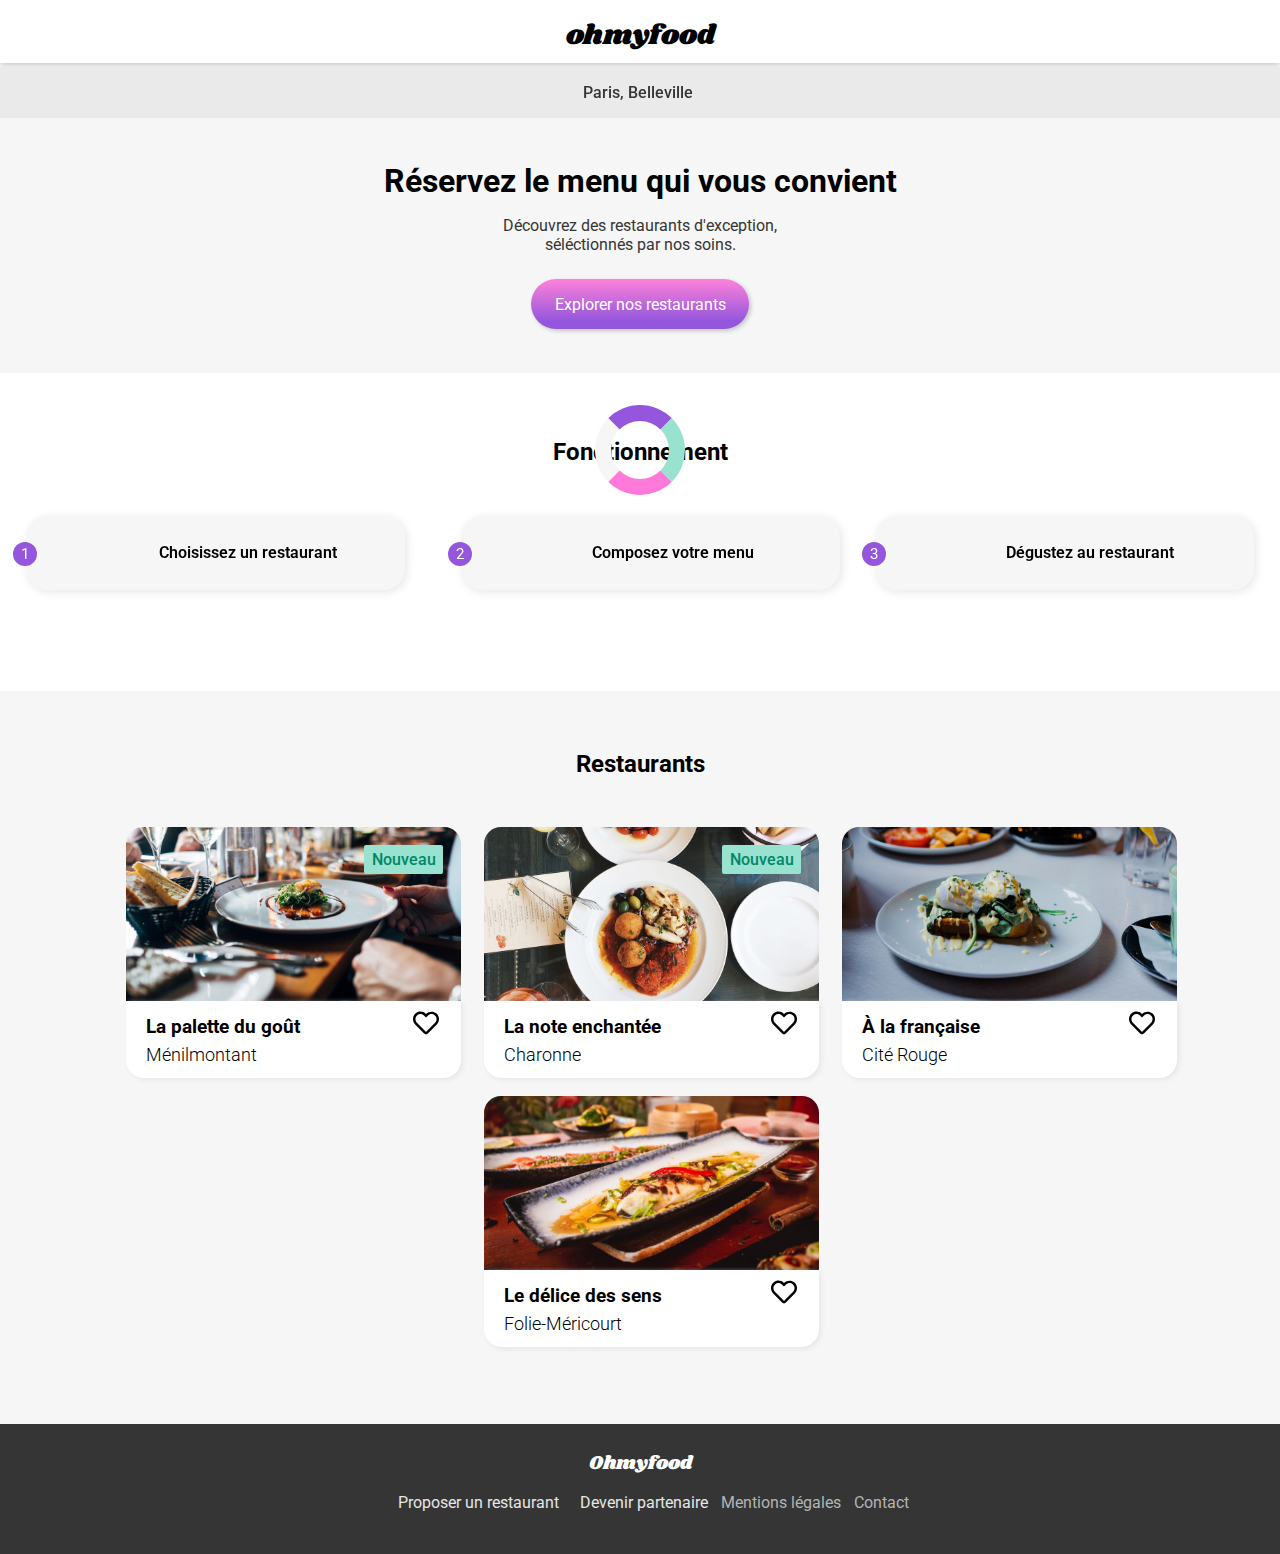
<file: index.html>
<!DOCTYPE html>
<html lang="fr">
    <head>
        <meta charset="UTF-8">
        <meta http-equiv="X-UA-Compatible" content="IE=edge">
        <meta name="viewport" content="width=device-width, initial-scale=1.0">
        <!--CSS-->
        <link rel="stylesheet" href="./css/styles.css">
        <!--CDN Font Awesome-->
        <link rel="stylesheet" href="https://use.fontawesome.com/releases/v5.15.4/css/all.css" integrity="sha384-DyZ88mC6Up2uqS4h/KRgHuoeGwBcD4Ng9SiP4dIRy0EXTlnuz47vAwmeGwVChigm" crossorigin="anonymous">
        <!--CDN Google fonts-->
        <link rel="preconnect" href="https://fonts.googleapis.com">
        <link rel="preconnect" href="https://fonts.gstatic.com" crossorigin>
        <link href="https://fonts.googleapis.com/css2?family=Roboto:ital,wght@0,100;0,300;0,400;0,500;0,700;0,900;1,100;1,300;1,400;1,500;1,700;1,900&family=Shrikhand&display=swap" rel="stylesheet">
        <title>Ohmyfood</title>
    </head>
    <body>
        <!-- Loading-->
        <div class="loading">
            <div class="loading__circle"></div>
        </div>
        <!--Header-->
        <header class="header">
            <div class="header__logo">ohmyfood</div>
        </header>

        <!--Main-->
        <main>
            <!--location Section-->
            <div class="location">
                <div class="location__icon">
                    <i class="fas fa-map-marker-alt"></i>
                </div>
                <p class="location__text">Paris, Belleville</p>
            </div>

            <!--reservation Section-->
            <section class="reservation">
                <h1 class="reservation__title">Réservez le menu qui vous convient</h1>
                <p class="reservation__description">
                    Découvrez des restaurants d'exception,<br>séléctionnés par nos soins.
                </p>
                <button class="button button__clearer ">Explorer nos restaurants</button>
            </section>
            
            <!-- presentation section-->
            <section class="presentation">
                <h2 class="presentation__title">Fonctionnement</h2>
                <div class="presentation__container">
                    <!--presentation description container-->
                    <div class="presentation__description__container">
                        <div class="presentation__content">
                            <div class="presentation__numerotation">1</div>
                            <div class="presentation__icon">
                                <i class="fas fa-mobile-alt"></i>
                            </div>
                            <p class="presentation__text">Choisissez un restaurant</p>
                        </div>
                    </div>

                    <div class="presentation__description__container">
                        <div class="presentation__content">
                            <div class="presentation__numerotation">2</div>
                            <div class="presentation__icon">
                                <i class="fas fa-list-ul"></i>
                            </div>
                            <p class="presentation__text presentation__text--first_margin_on_the_right">Composez votre menu</p>
                        </div>
                    </div>

                    <div class="presentation__description__container">
                        <div class="presentation__content">
                            <div class="presentation__numerotation">3</div>
                            <div class="presentation__icon">
                                <i class="fas fa-store"></i>
                            </div>
                            <p class="presentation__text presentation__text--second_margin_on_the_right">Dégustez au restaurant</p>
                        </div>
                    </div>
                </div>
            </section>

            <!--restaurant card section-->
            <section class="restaurant">
               <h2 class="restaurant__title">Restaurants</h2>
               <div class="restaurant__card_container">
                   <!--Card-->
                    <div class="restaurant__card_setting">
                        <a class="restaurant__clickable-card" href="./pages/la-palette-du-gout.html">
                            <div class="restaurant__card_image_setting restaurant__card_image--la_palette">
                                <div class="restaurant__card_pop_up_new">
                                  <div class="restaurant__card_pop_up_content">Nouveau</div>
                                </div>
                            </div>
                            <div class="restaurant__card_content">
                                <div class="restaurant__card_description">
                                    <h3 class="restaurant__card_description_title">La palette du goût</h3>
                                    <p class="restaurant__card_description_text">Ménilmontant</p>
                                </div>
                                <div class="heart__icon restaurant__card_heart_icon">
                                    <span class="fa-stack">
                                        <img src="./images/icon-svg/heart-normal.svg" alt="" class="normal_heart_icon">
                                        <img src="./images/icon-svg/heart-gradient.svg" alt="" class="purple_heart_icon">
                                    </span>
                                </div>
                            </div>
                        </a>
                    </div>   

                    <div class="restaurant__card_setting">
                        <a class="restaurant__clickable-card" href="./pages/la-note-enchantee.html">
                            <div class="restaurant__card_image_setting restaurant__card_image--la_note_enchantee">
                                <div class="restaurant__card_pop_up_new">
                                  <div class="restaurant__card_pop_up_content">Nouveau</div>
                                </div>
                            </div>
                            <div class="restaurant__card_content">
                                <div class="restaurant__card_description">
                                    <h3 class="restaurant__card_description_title">La note enchantée</h3>
                                    <p class="restaurant__card_description_text">Charonne</p>
                                </div>
                                <div class="heart__icon restaurant__card_heart_icon">
                                    <span class="fa-stack">
                                        <img src="./images/icon-svg/heart-normal.svg" alt="" class="normal_heart_icon">
                                        <img src="./images/icon-svg/heart-gradient.svg" alt="" class="purple_heart_icon">
                                    </span>
                                </div>
                            </div>
                        </a>
                    </div>  

                    <div class="restaurant__card_setting">
                        <a class="restaurant__clickable-card" href="./pages/a-la-francaise.html">
                            <div class="restaurant__card_image_setting restaurant__card_image--a_la_francaise"></div>
                            <div class="restaurant__card_content">
                                <div class="restaurant__card_description">
                                    <h3 class="restaurant__card_description_title">À la française</h3>
                                    <p class="restaurant__card_description_text">Cité Rouge</p>
                                </div>
                                <div class="heart__icon restaurant__card_heart_icon">
                                    <span class="fa-stack">
                                        <img src="./images/icon-svg/heart-normal.svg" alt="" class="normal_heart_icon">
                                        <img src="./images/icon-svg/heart-gradient.svg" alt="" class="purple_heart_icon">
                                    </span>
                                </div>
                            </div>
                        </a>
                    </div>  

                    <div class="restaurant__card_setting">
                        <a class="restaurant__clickable-card" href="./pages/le-delice-des-sens.html">
                            <div class="restaurant__card_image_setting restaurant__card_image--le_delice_des_sens"></div>
                            <div class="restaurant__card_content">
                                <div class="restaurant__card_description">
                                    <h3 class="restaurant__card_description_title">Le délice des sens</h3>
                                    <p class="restaurant__card_description_text">Folie-Méricourt</p>
                                </div>
                                <div class="heart__icon restaurant__card_heart_icon">
                                    <span class="fa-stack">
                                        <img src="./images/icon-svg/heart-normal.svg" alt="" class="normal_heart_icon">
                                        <img src="./images/icon-svg/heart-gradient.svg" alt="" class="purple_heart_icon">
                                    </span>
                                </div>
                            </div>
                        </a>
                    </div>  
               </div>
            </section>
        </main>

        <!--Footer-->
        <footer class="footer">
            <h2 class="footer__title">Ohmyfood</h2>
            <nav class="footer__navigation_menu">
                <ul class="footer__list">
                    <li class="footer__item">
                        <i class="fas fa-utensils"></i>
                        <a class="footer__content footer__content--link_color_lightgrey" href="#">Proposer un restaurant</a>
                    </li>
                    <li class="footer__item">
                        <i class="fas fa-hands-helping"></i>
                        <a class="footer__content footer__content--link_color_lightgrey" href="#">Devenir partenaire</a>
                    </li>
                    <li class="footer__item">
                        <a class="footer__content footer__content--link_color_darkgrey" href="#">Mentions légales</a>
                    </li>
                    <li class="footer__item">
                        <a class="footer__content footer__content--link_color_darkgrey" href="mailto:contact@ohmyfood.com">Contact</a>
                    </li>
                </ul>
            </nav>
        </footer>
    </body>
</html>
</file>
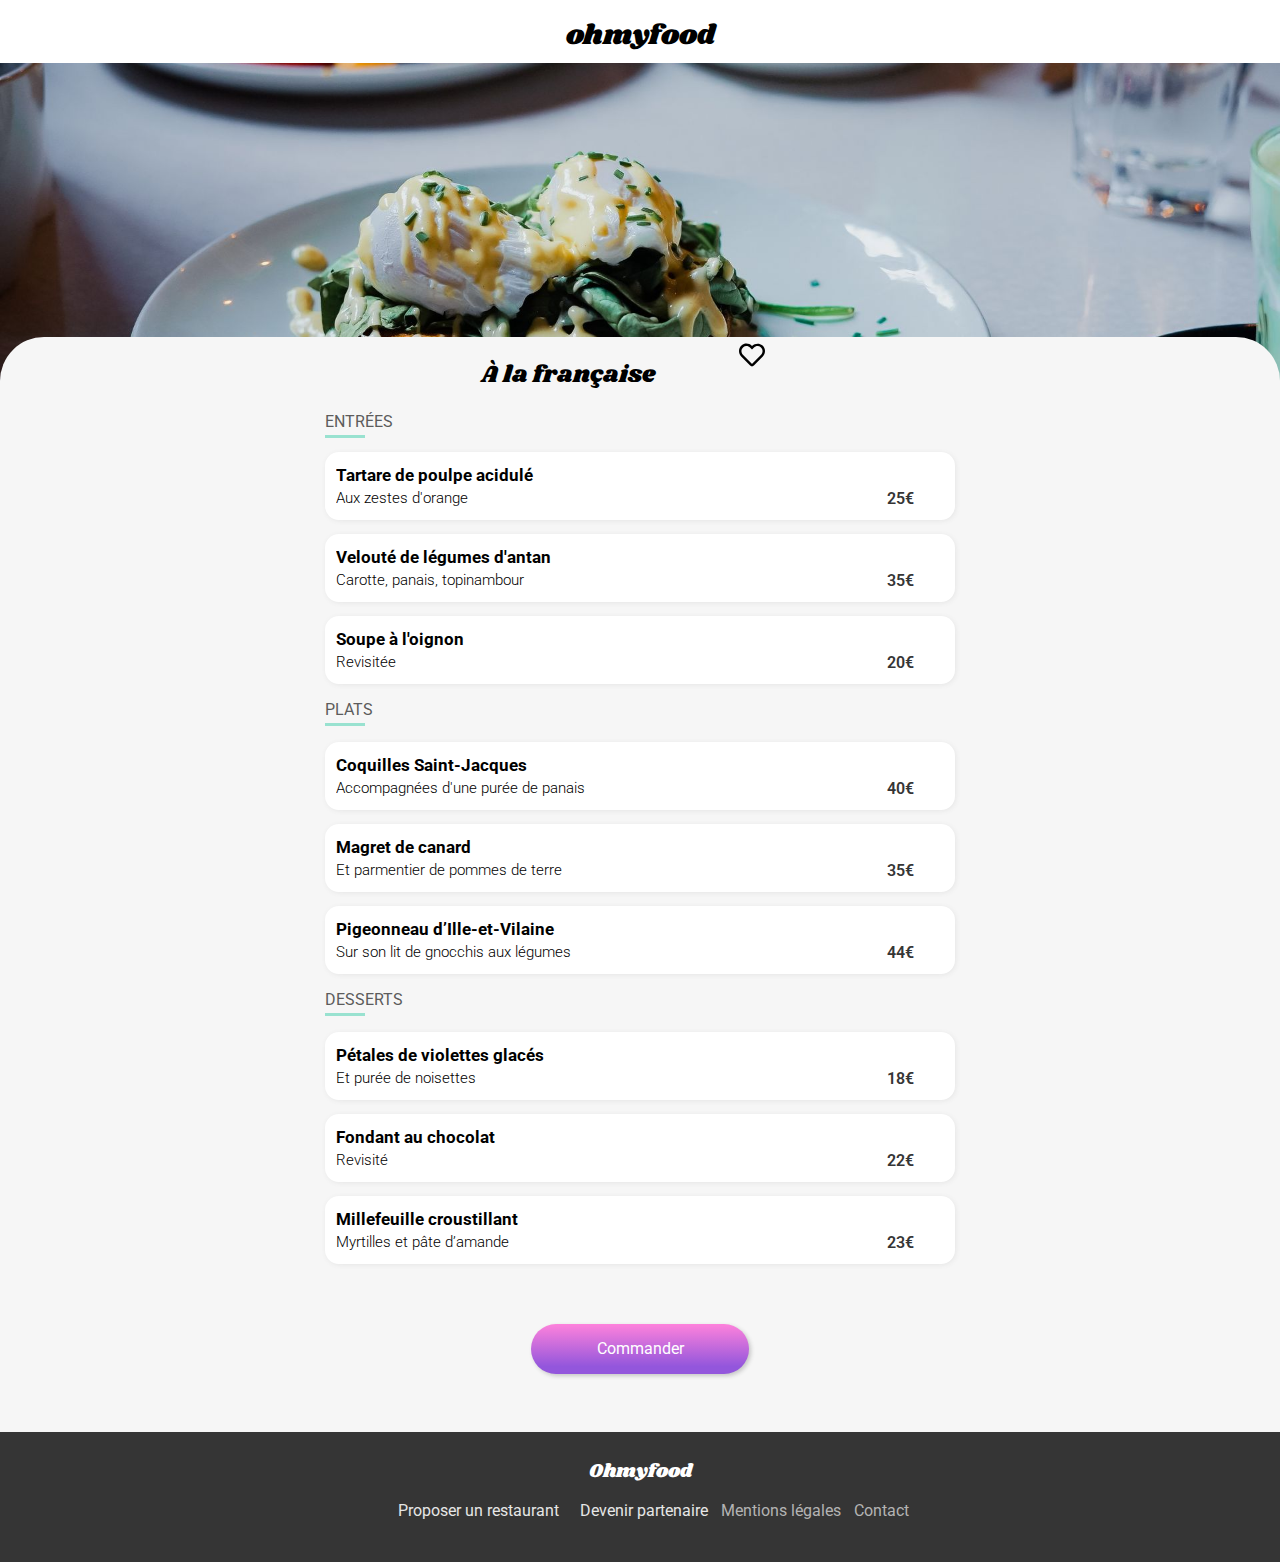
<file: pages/a-la-francaise.html>
<!DOCTYPE html>
<html lang="fr">
    <head>
        <meta charset="UTF-8">
        <meta http-equiv="X-UA-Compatible" content="IE=edge">
        <meta name="viewport" content="width=device-width, initial-scale=1.0">
        <!--CSS-->
        <link rel="stylesheet" href="../css/styles.css">
        <!--CDN Font Awesome-->
        <link rel="stylesheet" href="https://use.fontawesome.com/releases/v5.15.4/css/all.css" integrity="sha384-DyZ88mC6Up2uqS4h/KRgHuoeGwBcD4Ng9SiP4dIRy0EXTlnuz47vAwmeGwVChigm" crossorigin="anonymous">
        <!--CDN Google fonts-->
        <link rel="preconnect" href="https://fonts.googleapis.com">
        <link rel="preconnect" href="https://fonts.gstatic.com" crossorigin>
        <link href="https://fonts.googleapis.com/css2?family=Roboto:ital,wght@0,100;0,300;0,400;0,500;0,700;0,900;1,100;1,300;1,400;1,500;1,700;1,900&family=Shrikhand&display=swap" rel="stylesheet">
        <title>Menu:Ohmyfood À la française</title>
    </head>
    <body>
        <!--Header-->
        <header class="header">
            <div class="header__icon_back_to_home_page">
                <a class="header__link_back_to_home_page" href="../index.html">
                    <i class="fas fa-arrow-left"></i>
                </a>
            </div>
            <div class="header__logo">ohmyfood</div>
        </header>

        <!--Main-->
        <main>
            <!--menu image-->
           <div class="menu_image_setting menu_image--a_la_francaise"></div>
           <!--restaurant menu section -->
           <section class="restaurant_menu">
                <div class="restaurant_menu__title_container">
                    <h2 class="restaurant_menu__title">À la française</h2>
                    <div class="heart__icon restaurant_menu__heart_icon restaurant_menu__heart_icon--aligned_at_the_end">
                       <span class="fa-stack">
                            <img src="../images/icon-svg/heart-normal.svg" alt="" class="normal_heart_icon">
                            <img src="../images/icon-svg/heart-gradient.svg" alt="" class="purple_heart_icon">
                        </span>
                    </div>
                </div>
                <!--restaurant menu card-->
                <div class="restaurant_menu__container">
                    <!--restaurant menu card-->
                    <div class="restaurant_menu__card">
                        <div class="restaurant_menu__dishes">
                            <p class="restaurant_menu__entries restaurant_menu__entries--border">
                                ENTRÉES
                            </p>
                            <div class="restaurant_menu__dishes_description restaurant_menu__dishes_description--delay_1">
                                <div class="restaurant_menu__dishes_content">
                                    <h3 class="restaurant_menu__dish_title">Tartare de poulpe acidulé</h3>
                                    <p class="restaurant_menu__dish_text">
                                        Aux zestes d'orange
                                    </p>
                                </div>
                                <p class="restaurant_menu__dish_price">25€</p>
                                <div class="restaurant_menu__dish_validation">
                                    <i class="fas fa-check-circle restaurant_menu__check_circle"></i>
                                </div>
                            </div>

                            <div class="restaurant_menu__dishes_description restaurant_menu__dishes_description--delay_2">
                                <div class="restaurant_menu__dishes_content">
                                    <h3 class="restaurant_menu__dish_title">Velouté de légumes d'antan</h3>
                                    <p class="restaurant_menu__dish_text">
                                        Carotte, panais, topinambour
                                    </p>
                                </div>
                                <p class="restaurant_menu__dish_price">35€</p>
                                <div class="restaurant_menu__dish_validation">
                                    <i class="fas fa-check-circle restaurant_menu__check_circle"></i>
                                </div>
                            </div>

                            <div class="restaurant_menu__dishes_description restaurant_menu__dishes_description--delay_3">
                                <div class="restaurant_menu__dishes_content">
                                    <h3 class="restaurant_menu__dish_title">Soupe à l'oignon</h3>
                                    <p class="restaurant_menu__dish_text">
                                        Revisitée
                                    </p>
                                </div>
                                <p class="restaurant_menu__dish_price">20€</p>
                                <div class="restaurant_menu__dish_validation">
                                    <i class="fas fa-check-circle restaurant_menu__check_circle"></i>
                                </div>
                            </div>
                        </div>
                    </div>

                    <div class="restaurant_menu__card">
                        <div class="restaurant_menu__dishes">
                            <p class="restaurant_menu__dishes restaurant_menu__dishes--border">
                                PLATS
                            </p>
                            <div class="restaurant_menu__dishes_description restaurant_menu__dishes_description--delay_4">
                                <div class="restaurant_menu__dishes_content">
                                    <h3 class="restaurant_menu__dish_title">Coquilles Saint-Jacques</h3>
                                    <p class="restaurant_menu__dish_text">
                                        Accompagnées d'une purée de panais
                                    </p>
                                </div>
                                <p class="restaurant_menu__dish_price">40€</p>
                                <div class="restaurant_menu__dish_validation">
                                    <i class="fas fa-check-circle restaurant_menu__check_circle"></i>
                                </div>
                            </div>

                            <div class="restaurant_menu__dishes_description restaurant_menu__dishes_description--delay_5">
                                <div class="restaurant_menu__dishes_content">
                                    <h3 class="restaurant_menu__dish_title">Magret de canard</h3>
                                    <p class="restaurant_menu__dish_text">
                                        Et parmentier de pommes de terre
                                    </p>
                                </div>
                                <p class="restaurant_menu__dish_price">35€</p>
                                <div class="restaurant_menu__dish_validation">
                                    <i class="fas fa-check-circle restaurant_menu__check_circle"></i>
                                </div>
                            </div>

                            <div class="restaurant_menu__dishes_description restaurant_menu__dishes_description--delay_6">
                                <div class="restaurant_menu__dishes_content">
                                    <h3 class="restaurant_menu__dish_title">Pigeonneau d’Ille-et-Vilaine</h3>
                                    <p class="restaurant_menu__dish_text">
                                        Sur son lit de gnocchis aux légumes
                                    </p>
                                </div>
                                <p class="restaurant_menu__dish_price">44€</p>
                                <div class="restaurant_menu__dish_validation">
                                    <i class="fas fa-check-circle restaurant_menu__check_circle"></i>
                                </div>
                            </div>
                        </div>
                    </div>

                    <div class="restaurant_menu__card">
                        <div class="restaurant_menu__dishes">
                            <p class="restaurant_menu__dessert restaurant_menu__dessert--border">
                                DESSERTS
                            </p>
                            <div class="restaurant_menu__dishes_description restaurant_menu__dishes_description--delay_7">
                                <div class="restaurant_menu__dishes_content">
                                    <h3 class="restaurant_menu__dish_title">Pétales de violettes glacés</h3>
                                    <p class="restaurant_menu__dish_text">
                                        Et purée de noisettes
                                    </p>
                                </div>
                                <p class="restaurant_menu__dish_price">18€</p>
                                <div class="restaurant_menu__dish_validation">
                                    <i class="fas fa-check-circle restaurant_menu__check_circle"></i>
                                </div>
                            </div>

                            <div class="restaurant_menu__dishes_description restaurant_menu__dishes_description--delay_8">
                                <div class="restaurant_menu__dishes_content">
                                    <h3 class="restaurant_menu__dish_title">Fondant au chocolat</h3>
                                    <p class="restaurant_menu__dish_text">
                                        Revisité
                                    </p>
                                </div>
                                <p class="restaurant_menu__dish_price">22€</p>
                                <div class="restaurant_menu__dish_validation">
                                    <i class="fas fa-check-circle restaurant_menu__check_circle"></i>
                                </div>
                            </div>

                            <div class="restaurant_menu__dishes_description restaurant_menu__dishes_description--delay_9">
                                <div class="restaurant_menu__dishes_content">
                                    <h3 class="restaurant_menu__dish_title">Millefeuille croustillant</h3>
                                    <p class="restaurant_menu__dish_text">
                                        Myrtilles et pâte d’amande
                                    </p>
                                </div>
                                <p class="restaurant_menu__dish_price">23€</p>
                                <div class="restaurant_menu__dish_validation">
                                    <i class="fas fa-check-circle restaurant_menu__check_circle"></i>
                                </div>
                            </div>
                        </div>
                    </div>
                </div>
                <!--Command button-->
                <button class="button button__clearer restaurant_menu__command_bouton ">Commander</button>
           </section>
        </main>

        <!--Footer-->
        <footer class="footer">
            <h2 class="footer__title">Ohmyfood</h2>
            <nav class="footer__navigation_menu">
                <ul class="footer__list">
                    <li class="footer__item">
                        <i class="fas fa-utensils"></i>
                        <a class="footer__content footer__content--link_color_lightgrey" href="#">Proposer un restaurant</a>
                    </li>
                    <li class="footer__item">
                        <i class="fas fa-hands-helping"></i>
                        <a class="footer__content footer__content--link_color_lightgrey" href="#">Devenir partenaire</a>
                    </li>
                    <li class="footer__item">
                        <a class="footer__content footer__content--link_color_darkgrey" href="#">Mentions légales</a>
                    </li>
                    <li class="footer__item">
                        <a class="footer__content footer__content--link_color_darkgrey" href="mailto:contact@ohmyfood.com">Contact</a>
                    </li>
                </ul>
            </nav>
        </footer>
    </body>
</html>
</file>
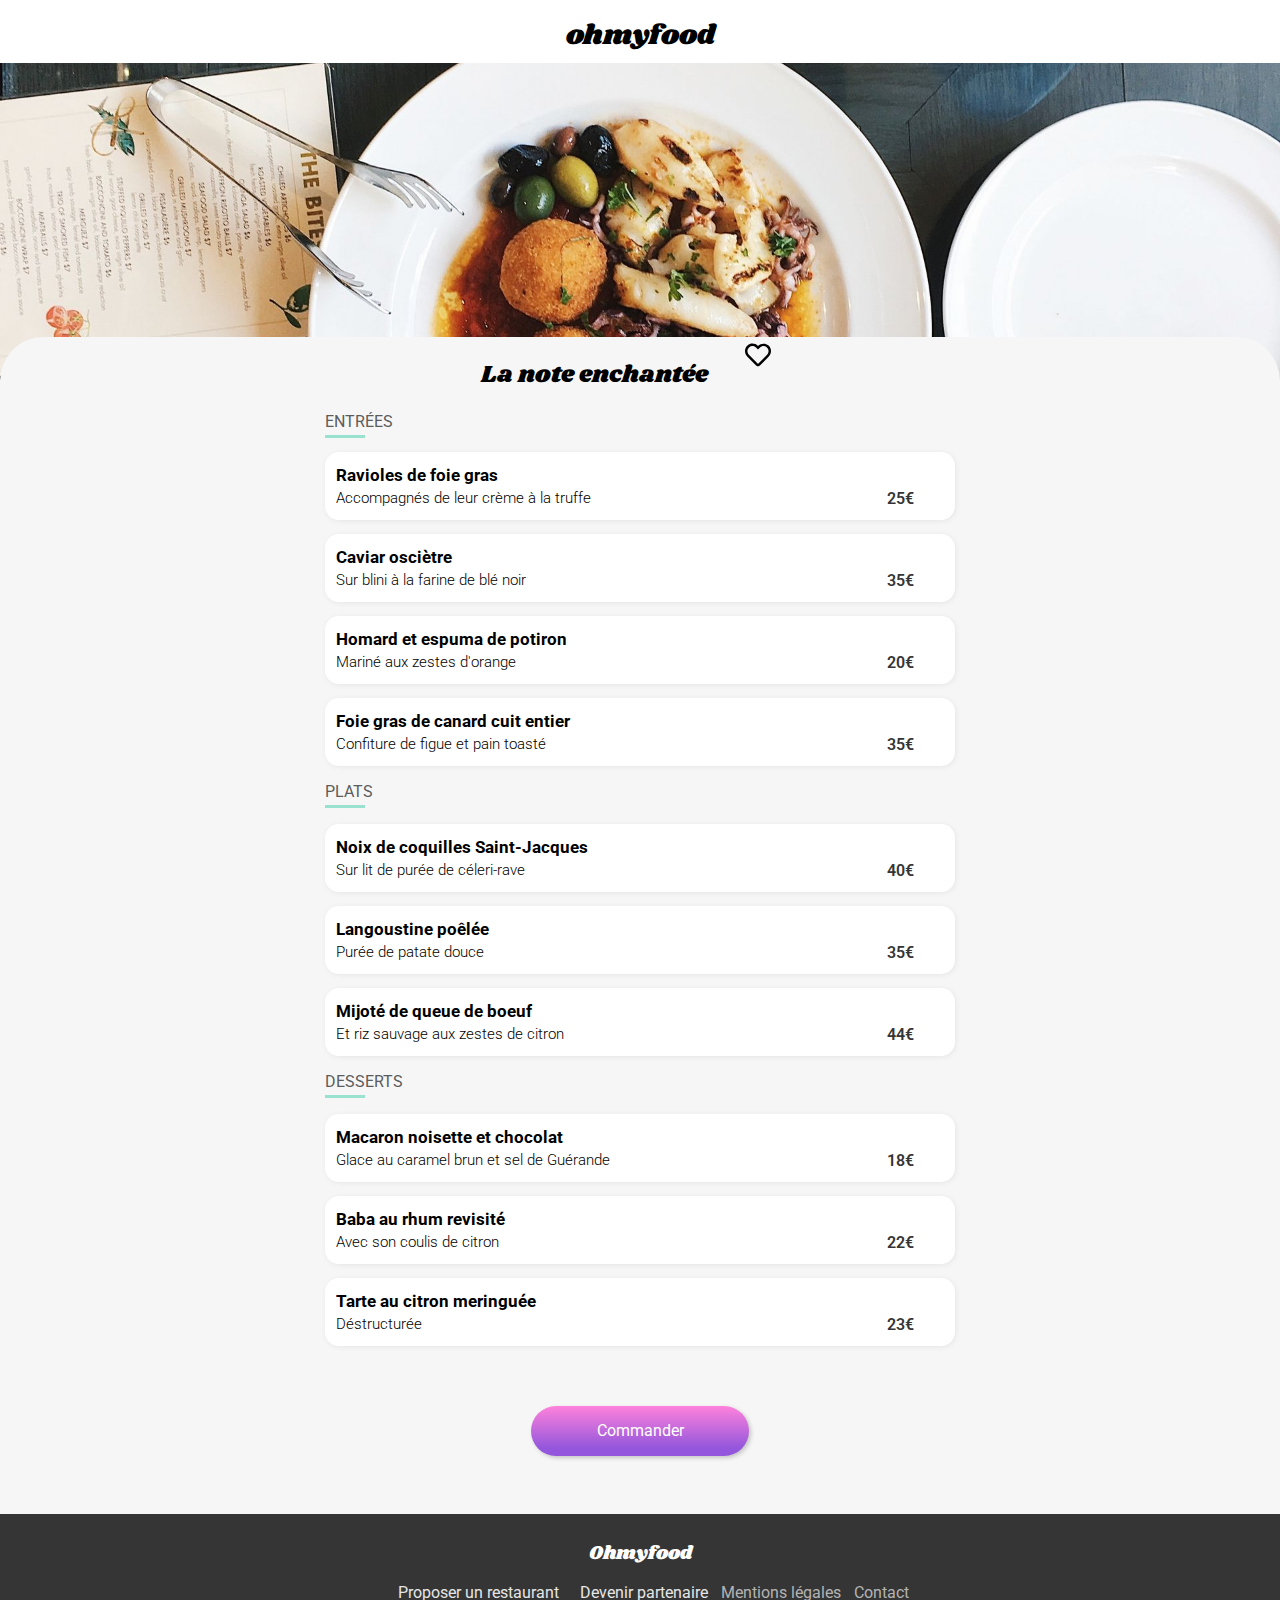
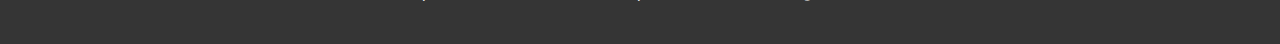
<file: pages/la-note-enchantee.html>
<!DOCTYPE html>
<html lang="fr">
    <head>
        <meta charset="UTF-8">
        <meta http-equiv="X-UA-Compatible" content="IE=edge">
        <meta name="viewport" content="width=device-width, initial-scale=1.0">
        <!--CSS-->
        <link rel="stylesheet" href="../css/styles.css">
        <!--CDN Font Awesome-->
        <link rel="stylesheet" href="https://use.fontawesome.com/releases/v5.15.4/css/all.css" integrity="sha384-DyZ88mC6Up2uqS4h/KRgHuoeGwBcD4Ng9SiP4dIRy0EXTlnuz47vAwmeGwVChigm" crossorigin="anonymous">
        <!--CDN Google fonts-->
        <link rel="preconnect" href="https://fonts.googleapis.com">
        <link rel="preconnect" href="https://fonts.gstatic.com" crossorigin>
        <link href="https://fonts.googleapis.com/css2?family=Roboto:ital,wght@0,100;0,300;0,400;0,500;0,700;0,900;1,100;1,300;1,400;1,500;1,700;1,900&family=Shrikhand&display=swap" rel="stylesheet">
        <title>Menu:Ohmyfood la note enchantée</title>
    </head>
    <body>
        <!--Header-->
        <header class="header">
            <div class="header__icon_back_to_home_page">
                <a class="header__link_back_to_home_page" href="../index.html">
                    <i class="fas fa-arrow-left"></i>
                </a>
            </div>
            <div class="header__logo">ohmyfood</div>
        </header>

        <!--Main-->
        <main>
            <!--menu image-->
           <div class="menu_image_setting menu_image--la_note_enchantee"></div>
           <!--restaurant menu section -->
           <section class="restaurant_menu">
                <div class="restaurant_menu__title_container">
                    <h2 class="restaurant_menu__title">La note enchantée</h2>
                    <div class="heart__icon restaurant_menu__heart_icon">
                        <span class="fa-stack">
                            <img src="../images/icon-svg/heart-normal.svg" alt="" class="normal_heart_icon">
                            <img src="../images/icon-svg/heart-gradient.svg" alt="" class="purple_heart_icon">
                        </span>
                    </div>
                </div>
                <!--restaurant menu container-->
                <div class="restaurant_menu__container">
                    <div class="restaurant_menu__card">
                        <div class="restaurant_menu__dishes">
                            <p class="restaurant_menu__entries restaurant_menu__entries--border">
                                ENTRÉES
                            </p>
                            <div class="restaurant_menu__dishes_description restaurant_menu__dishes_description--delay_1">
                                <div class="restaurant_menu__dishes_content">
                                    <h3 class="restaurant_menu__dish_title">Ravioles de foie gras</h3>
                                    <p class="restaurant_menu__dish_text">
                                        Accompagnés de leur crème à la truffe
                                    </p>
                                </div>
                                <p class="restaurant_menu__dish_price">25€</p>
                                <div class="restaurant_menu__dish_validation">
                                    <i class="fas fa-check-circle restaurant_menu__check_circle"></i>
                                </div>
                            </div>

                            <div class="restaurant_menu__dishes_description restaurant_menu__dishes_description--delay_2">
                                <div class="restaurant_menu__dishes_content">
                                    <h3 class="restaurant_menu__dish_title">Caviar osciètre</h3>
                                    <p class="restaurant_menu__dish_text">
                                        Sur blini à la farine de blé noir
                                    </p>
                                </div>
                                <p class="restaurant_menu__dish_price">35€</p>
                                <div class="restaurant_menu__dish_validation">
                                    <i class="fas fa-check-circle restaurant_menu__check_circle"></i>
                                </div>
                            </div>

                            <div class="restaurant_menu__dishes_description restaurant_menu__dishes_description--delay_3">
                                <div class="restaurant_menu__dishes_content">
                                    <h3 class="restaurant_menu__dish_title">Homard et espuma de potiron</h3>
                                    <p class="restaurant_menu__dish_text">
                                        Mariné aux zestes d'orange
                                    </p>
                                </div>
                                <p class="restaurant_menu__dish_price">20€</p>
                                <div class="restaurant_menu__dish_validation">
                                    <i class="fas fa-check-circle restaurant_menu__check_circle"></i>
                                </div>
                            </div>

                            <div class="restaurant_menu__dishes_description restaurant_menu__dishes_description--delay_4">
                                <div class="restaurant_menu__dishes_content">
                                    <h3 class="restaurant_menu__dish_title">Foie gras de canard cuit entier</h3>
                                    <p class="restaurant_menu__dish_text">
                                        Confiture de figue et pain toasté
                                    </p>
                                </div>
                                <p class="restaurant_menu__dish_price">35€</p>
                                <div class="restaurant_menu__dish_validation">
                                    <i class="fas fa-check-circle restaurant_menu__check_circle"></i>
                                </div>
                            </div>
                        </div>
                    </div>

                    <div class="restaurant_menu__card">
                        <div class="restaurant_menu__dishes">
                            <p class="restaurant_menu__dishes restaurant_menu__dishes--border">
                                PLATS
                            </p>
                            <div class="restaurant_menu__dishes_description restaurant_menu__dishes_description--delay_5">
                                <div class="restaurant_menu__dishes_content">
                                    <h3 class="restaurant_menu__dish_title">Noix de coquilles Saint-Jacques</h3>
                                    <p class="restaurant_menu__dish_text">
                                        Sur lit de purée de céleri-rave
                                    </p>
                                </div>
                                <p class="restaurant_menu__dish_price">40€</p>
                                <div class="restaurant_menu__dish_validation">
                                    <i class="fas fa-check-circle restaurant_menu__check_circle"></i>
                                </div>
                            </div>

                            <div class="restaurant_menu__dishes_description restaurant_menu__dishes_description--delay_6">
                                <div class="restaurant_menu__dishes_content">
                                    <h3 class="restaurant_menu__dish_title">Langoustine poêlée</h3>
                                    <p class="restaurant_menu__dish_text">
                                        Purée de patate douce
                                    </p>
                                </div>
                                <p class="restaurant_menu__dish_price">35€</p>
                                <div class="restaurant_menu__dish_validation">
                                    <i class="fas fa-check-circle restaurant_menu__check_circle"></i>
                                </div>
                            </div>

                            <div class="restaurant_menu__dishes_description restaurant_menu__dishes_description--delay_7">
                                <div class="restaurant_menu__dishes_content">
                                    <h3 class="restaurant_menu__dish_title">Mijoté de queue de boeuf</h3>
                                    <p class="restaurant_menu__dish_text">
                                        Et riz sauvage aux zestes de citron
                                    </p>
                                </div>
                                <p class="restaurant_menu__dish_price">44€</p>
                                <div class="restaurant_menu__dish_validation">
                                    <i class="fas fa-check-circle restaurant_menu__check_circle"></i>
                                </div>
                            </div>
                        </div>
                    </div>

                    <div class="restaurant_menu__card">
                        <div class="restaurant_menu__dishes">
                            <p class="restaurant_menu__dessert restaurant_menu__dessert--border">
                                DESSERTS
                            </p>
                            <div class="restaurant_menu__dishes_description restaurant_menu__dishes_description--delay_8">
                                <div class="restaurant_menu__dishes_content">
                                    <h3 class="restaurant_menu__dish_title">Macaron noisette et chocolat</h3>
                                    <p class="restaurant_menu__dish_text">
                                        Glace au caramel brun et sel de Guérande
                                    </p>
                                </div>
                                <p class="restaurant_menu__dish_price">18€</p>
                                <div class="restaurant_menu__dish_validation">
                                    <i class="fas fa-check-circle restaurant_menu__check_circle"></i>
                                </div>
                            </div>

                            <div class="restaurant_menu__dishes_description restaurant_menu__dishes_description--delay_9">
                                <div class="restaurant_menu__dishes_content">
                                    <h3 class="restaurant_menu__dish_title">Baba au rhum revisité</h3>
                                    <p class="restaurant_menu__dish_text">
                                        Avec son coulis de citron
                                    </p>
                                </div>
                                <p class="restaurant_menu__dish_price">22€</p>
                                <div class="restaurant_menu__dish_validation">
                                    <i class="fas fa-check-circle restaurant_menu__check_circle"></i>
                                </div>
                            </div>

                            <div class="restaurant_menu__dishes_description restaurant_menu__dishes_description--delay_10">
                                <div class="restaurant_menu__dishes_content">
                                    <h3 class="restaurant_menu__dish_title">Tarte au citron meringuée</h3>
                                    <p class="restaurant_menu__dish_text">
                                        Déstructurée
                                    </p>
                                </div>
                                <p class="restaurant_menu__dish_price">23€</p>
                                <div class="restaurant_menu__dish_validation">
                                    <i class="fas fa-check-circle restaurant_menu__check_circle"></i>
                                </div>
                            </div>
                        </div>
                    </div>
                </div>
                <!--Command button-->
                <button class="button button__clearer restaurant_menu__command_bouton ">Commander</button>
           </section>
        </main>

        <!--Footer-->
        <footer class="footer">
            <h2 class="footer__title">Ohmyfood</h2>
            <nav class="footer__navigation_menu">
                <ul class="footer__list">
                    <li class="footer__item">
                        <i class="fas fa-utensils"></i>
                        <a class="footer__content footer__content--link_color_lightgrey" href="#">Proposer un restaurant</a>
                    </li>
                    <li class="footer__item">
                        <i class="fas fa-hands-helping"></i>
                        <a class="footer__content footer__content--link_color_lightgrey" href="#">Devenir partenaire</a>
                    </li>
                    <li class="footer__item">
                        <a class="footer__content footer__content--link_color_darkgrey" href="#">Mentions légales</a>
                    </li>
                    <li class="footer__item">
                        <a class="footer__content footer__content--link_color_darkgrey" href="mailto:contact@ohmyfood.com">Contact</a>
                    </li>
                </ul>
            </nav>
        </footer>
    </body>
</html>
</file>
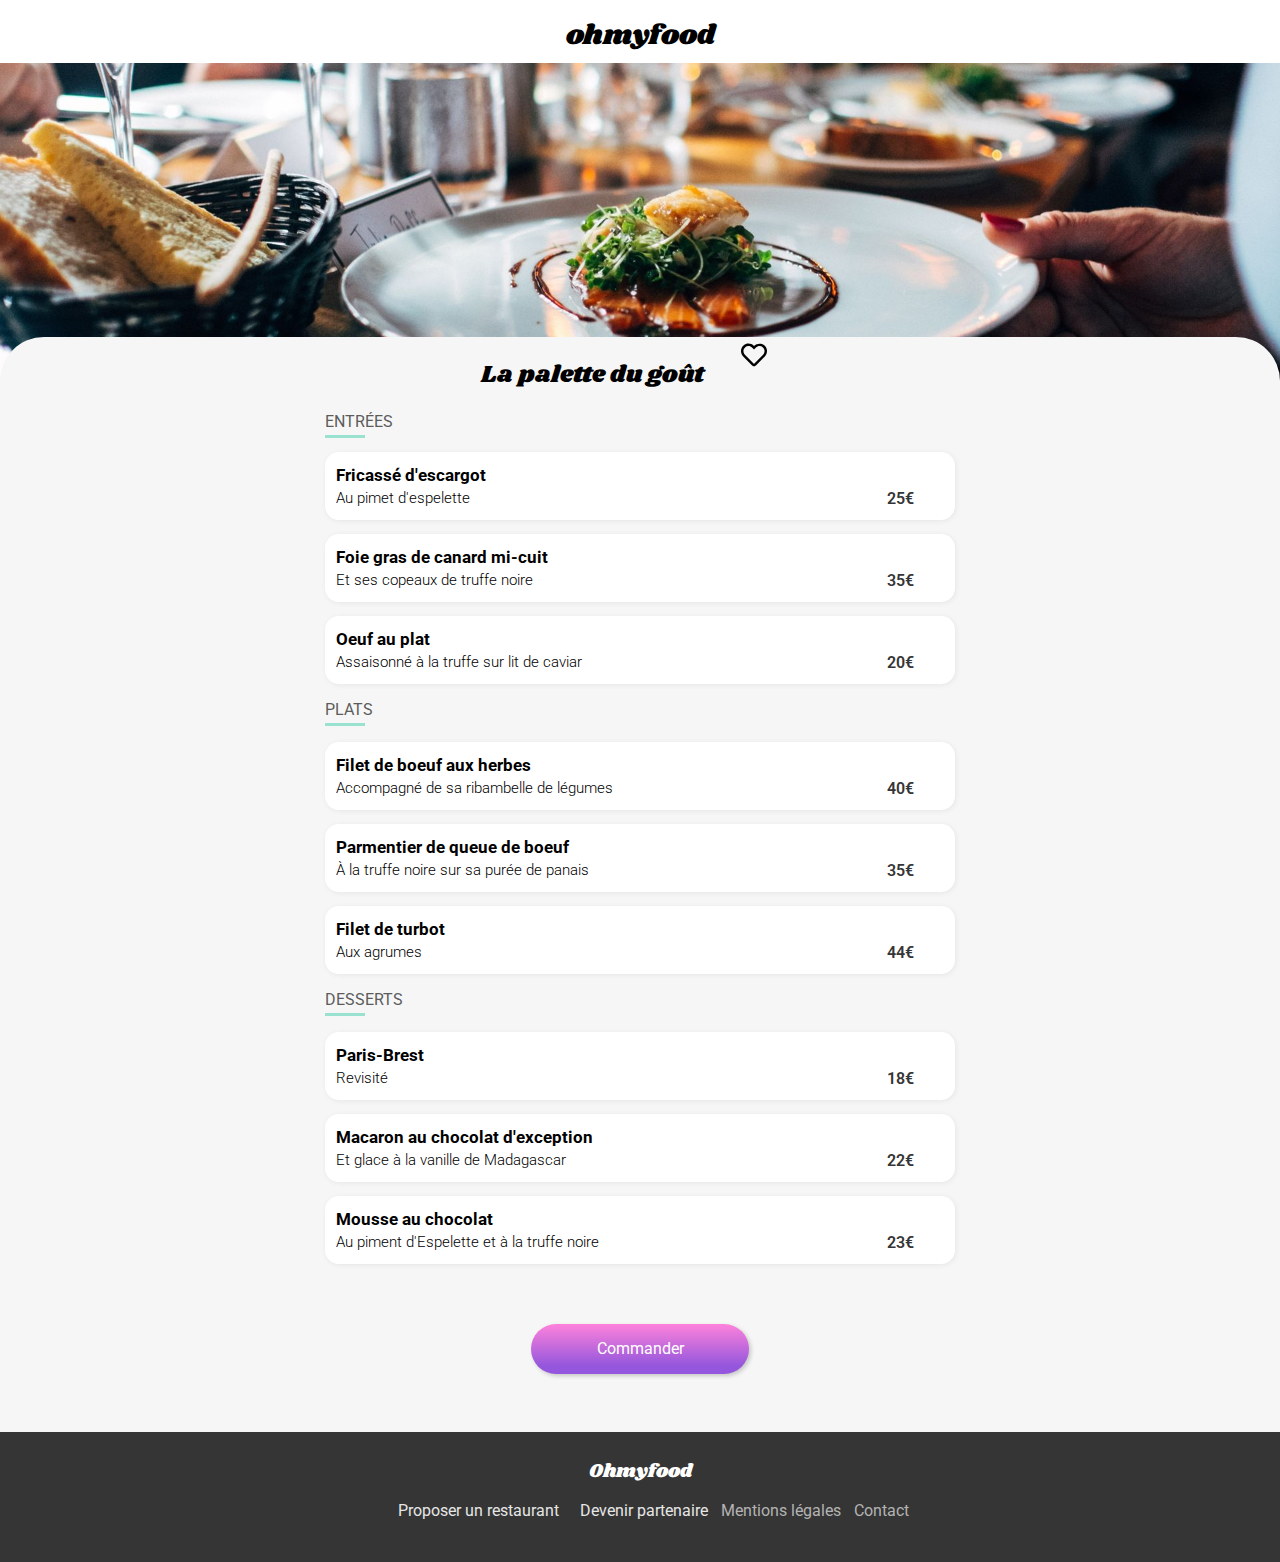
<file: pages/la-palette-du-gout.html>
<!DOCTYPE html>
<html lang="fr">
    <head>
        <meta charset="UTF-8">
        <meta http-equiv="X-UA-Compatible" content="IE=edge">
        <meta name="viewport" content="width=device-width, initial-scale=1.0">
        <!--CSS-->
        <link rel="stylesheet" href="../css/styles.css">
        <!--CDN Font Awesome-->
        <link rel="stylesheet" href="https://use.fontawesome.com/releases/v5.15.4/css/all.css" integrity="sha384-DyZ88mC6Up2uqS4h/KRgHuoeGwBcD4Ng9SiP4dIRy0EXTlnuz47vAwmeGwVChigm" crossorigin="anonymous">
        <!--CDN Google fonts-->
        <link rel="preconnect" href="https://fonts.googleapis.com">
        <link rel="preconnect" href="https://fonts.gstatic.com" crossorigin>
        <link href="https://fonts.googleapis.com/css2?family=Roboto:ital,wght@0,100;0,300;0,400;0,500;0,700;0,900;1,100;1,300;1,400;1,500;1,700;1,900&family=Shrikhand&display=swap" rel="stylesheet">
        <title>Menu:Ohmyfood la palette du goût</title>
    </head>
    <body>
        <!--Header-->
        <header class="header">
            <div class="header__icon_back_to_home_page">
                <a class="header__link_back_to_home_page" href="../index.html">
                    <i class="fas fa-arrow-left"></i>
                </a>
            </div>
            <div class="header__logo">ohmyfood</div>
        </header>

        <!--Main-->
        <main>
            <!--menu image-->
           <div class="menu_image_setting menu_image--la_palette"></div>
           <!--restaurant menu section -->
           <section class="restaurant_menu">
                <div class="restaurant_menu__title_container">
                    <h2 class="restaurant_menu__title"> La palette du goût</h2>
                    <div class="heart__icon restaurant_menu__heart_icon">
                        <span class="fa-stack">
                            <img src="../images/icon-svg/heart-normal.svg" alt="" class="normal_heart_icon">
                            <img src="../images/icon-svg/heart-gradient.svg" alt="" class="purple_heart_icon">
                        </span>
                    </div>
                </div>
                <!--restaurant menu container-->
                <div class="restaurant_menu__container">
                    <div class="restaurant_menu__card">
                        <div class="restaurant_menu__dishes">
                            <p class="restaurant_menu__entries restaurant_menu__entries--border">
                                ENTRÉES
                            </p>
                            <div class="restaurant_menu__dishes_description restaurant_menu__dishes_description--delay_1">
                                <div class="restaurant_menu__dishes_content">
                                    <h3 class="restaurant_menu__dish_title">Fricassé d'escargot</h3>
                                    <p class="restaurant_menu__dish_text">
                                        Au pimet d'espelette
                                    </p>
                                </div>
                                <p class="restaurant_menu__dish_price">25€</p>
                                <div class="restaurant_menu__dish_validation">
                                    <i class="fas fa-check-circle restaurant_menu__check_circle"></i>
                                </div>
                            </div>

                            <div class="restaurant_menu__dishes_description  restaurant_menu__dishes_description--delay_2">
                                <div class="restaurant_menu__dishes_content">
                                    <h3 class="restaurant_menu__dish_title">Foie gras de canard mi-cuit</h3>
                                    <p class="restaurant_menu__dish_text">
                                        Et ses copeaux de truffe noire
                                    </p>
                                </div>
                                <p class="restaurant_menu__dish_price">35€</p>
                                <div class="restaurant_menu__dish_validation">
                                    <i class="fas fa-check-circle restaurant_menu__check_circle"></i>
                                </div>
                            </div>

                            <div class="restaurant_menu__dishes_description restaurant_menu__dishes_description--delay_3">
                                <div class="restaurant_menu__dishes_content">
                                    <h3 class="restaurant_menu__dish_title">Oeuf au plat</h3>
                                    <p class="restaurant_menu__dish_text">
                                        Assaisonné à la truffe sur lit de caviar
                                    </p>
                                </div>
                                <p class="restaurant_menu__dish_price">20€</p>
                                <div class="restaurant_menu__dish_validation">
                                    <i class="fas fa-check-circle restaurant_menu__check_circle"></i>
                                </div>
                            </div>
                        </div>
                    </div>

                    <div class="restaurant_menu__card">
                        <div class="restaurant_menu__dishes">
                            <p class="restaurant_menu__dishes restaurant_menu__dishes--border">
                                PLATS
                            </p>
                            <div class="restaurant_menu__dishes_description restaurant_menu__dishes_description--delay_4">
                                <div class="restaurant_menu__dishes_content">
                                    <h3 class="restaurant_menu__dish_title">Filet de boeuf aux herbes</h3>
                                    <p class="restaurant_menu__dish_text">
                                        Accompagné de sa ribambelle de légumes
                                    </p>
                                </div>
                                <p class="restaurant_menu__dish_price">40€</p>
                                <div class="restaurant_menu__dish_validation">
                                    <i class="fas fa-check-circle restaurant_menu__check_circle"></i>
                                </div>
                            </div>

                            <div class="restaurant_menu__dishes_description restaurant_menu__dishes_description--delay_5">
                                <div class="restaurant_menu__dishes_content">
                                    <h3 class="restaurant_menu__dish_title">Parmentier de queue de boeuf</h3>
                                    <p class="restaurant_menu__dish_text">
                                        À la truffe noire sur sa purée de panais
                                    </p>
                                </div>
                                <p class="restaurant_menu__dish_price">35€</p>
                                <div class="restaurant_menu__dish_validation">
                                    <i class="fas fa-check-circle restaurant_menu__check_circle"></i>
                                </div>
                            </div>

                            <div class="restaurant_menu__dishes_description restaurant_menu__dishes_description--delay_6">
                                <div class="restaurant_menu__dishes_content">
                                    <h3 class="restaurant_menu__dish_title">Filet de turbot</h3>
                                    <p class="restaurant_menu__dish_text">
                                        Aux agrumes
                                    </p>
                                </div>
                                <p class="restaurant_menu__dish_price">44€</p>
                                <div class="restaurant_menu__dish_validation">
                                    <i class="fas fa-check-circle restaurant_menu__check_circle"></i>
                                </div>
                            </div>
                        </div>
                    </div>

                    <div class="restaurant_menu__card">
                        <div class="restaurant_menu__dishes">
                            <p class="restaurant_menu__dessert restaurant_menu__dessert--border">
                                DESSERTS
                            </p>
                            <div class="restaurant_menu__dishes_description restaurant_menu__dishes_description--delay_7">
                                <div class="restaurant_menu__dishes_content">
                                    <h3 class="restaurant_menu__dish_title">Paris-Brest</h3>
                                    <p class="restaurant_menu__dish_text">
                                        Revisité
                                    </p>
                                </div>
                                <p class="restaurant_menu__dish_price">18€</p>
                                <div class="restaurant_menu__dish_validation">
                                    <i class="fas fa-check-circle restaurant_menu__check_circle"></i>
                                </div>
                            </div>

                            <div class="restaurant_menu__dishes_description restaurant_menu__dishes_description--delay_8">
                                <div class="restaurant_menu__dishes_content">
                                    <h3 class="restaurant_menu__dish_title">Macaron au chocolat d'exception </h3>
                                    <p class="restaurant_menu__dish_text">
                                        Et glace à la vanille de Madagascar
                                    </p>
                                </div>
                                <p class="restaurant_menu__dish_price">22€</p>
                                <div class="restaurant_menu__dish_validation">
                                    <i class="fas fa-check-circle restaurant_menu__check_circle"></i>
                                </div>
                            </div>

                            <div class="restaurant_menu__dishes_description restaurant_menu__dishes_description--delay_9">
                                <div class="restaurant_menu__dishes_content">
                                    <h3 class="restaurant_menu__dish_title">Mousse au chocolat</h3>
                                    <p class="restaurant_menu__dish_text">
                                        Au piment d'Espelette et à la truffe noire
                                    </p>
                                </div>
                                <p class="restaurant_menu__dish_price">23€</p>
                                <div class="restaurant_menu__dish_validation">
                                    <i class="fas fa-check-circle restaurant_menu__check_circle"></i>
                                </div>
                            </div>
                        </div>
                    </div>
                </div>
                <!--Command button-->
                <button class="button button__clearer restaurant_menu__command_bouton ">Commander</button>
           </section>
        </main>

        <!--Footer-->
        <footer class="footer">
            <h2 class="footer__title">Ohmyfood</h2>
            <nav class="footer__navigation_menu">
                <ul class="footer__list">
                    <li class="footer__item">
                        <i class="fas fa-utensils"></i>
                        <a class="footer__content footer__content--link_color_lightgrey" href="#">Proposer un restaurant</a>
                    </li>
                    <li class="footer__item">
                        <i class="fas fa-hands-helping"></i>
                        <a class="footer__content footer__content--link_color_lightgrey" href="#">Devenir partenaire</a>
                    </li>
                    <li class="footer__item">
                        <a class="footer__content footer__content--link_color_darkgrey" href="#">Mentions légales</a>
                    </li>
                    <li class="footer__item">
                        <a class="footer__content footer__content--link_color_darkgrey" href="mailto:contact@ohmyfood.com">Contact</a>
                    </li>
                </ul>
            </nav>
        </footer>
    </body>
</html>
</file>
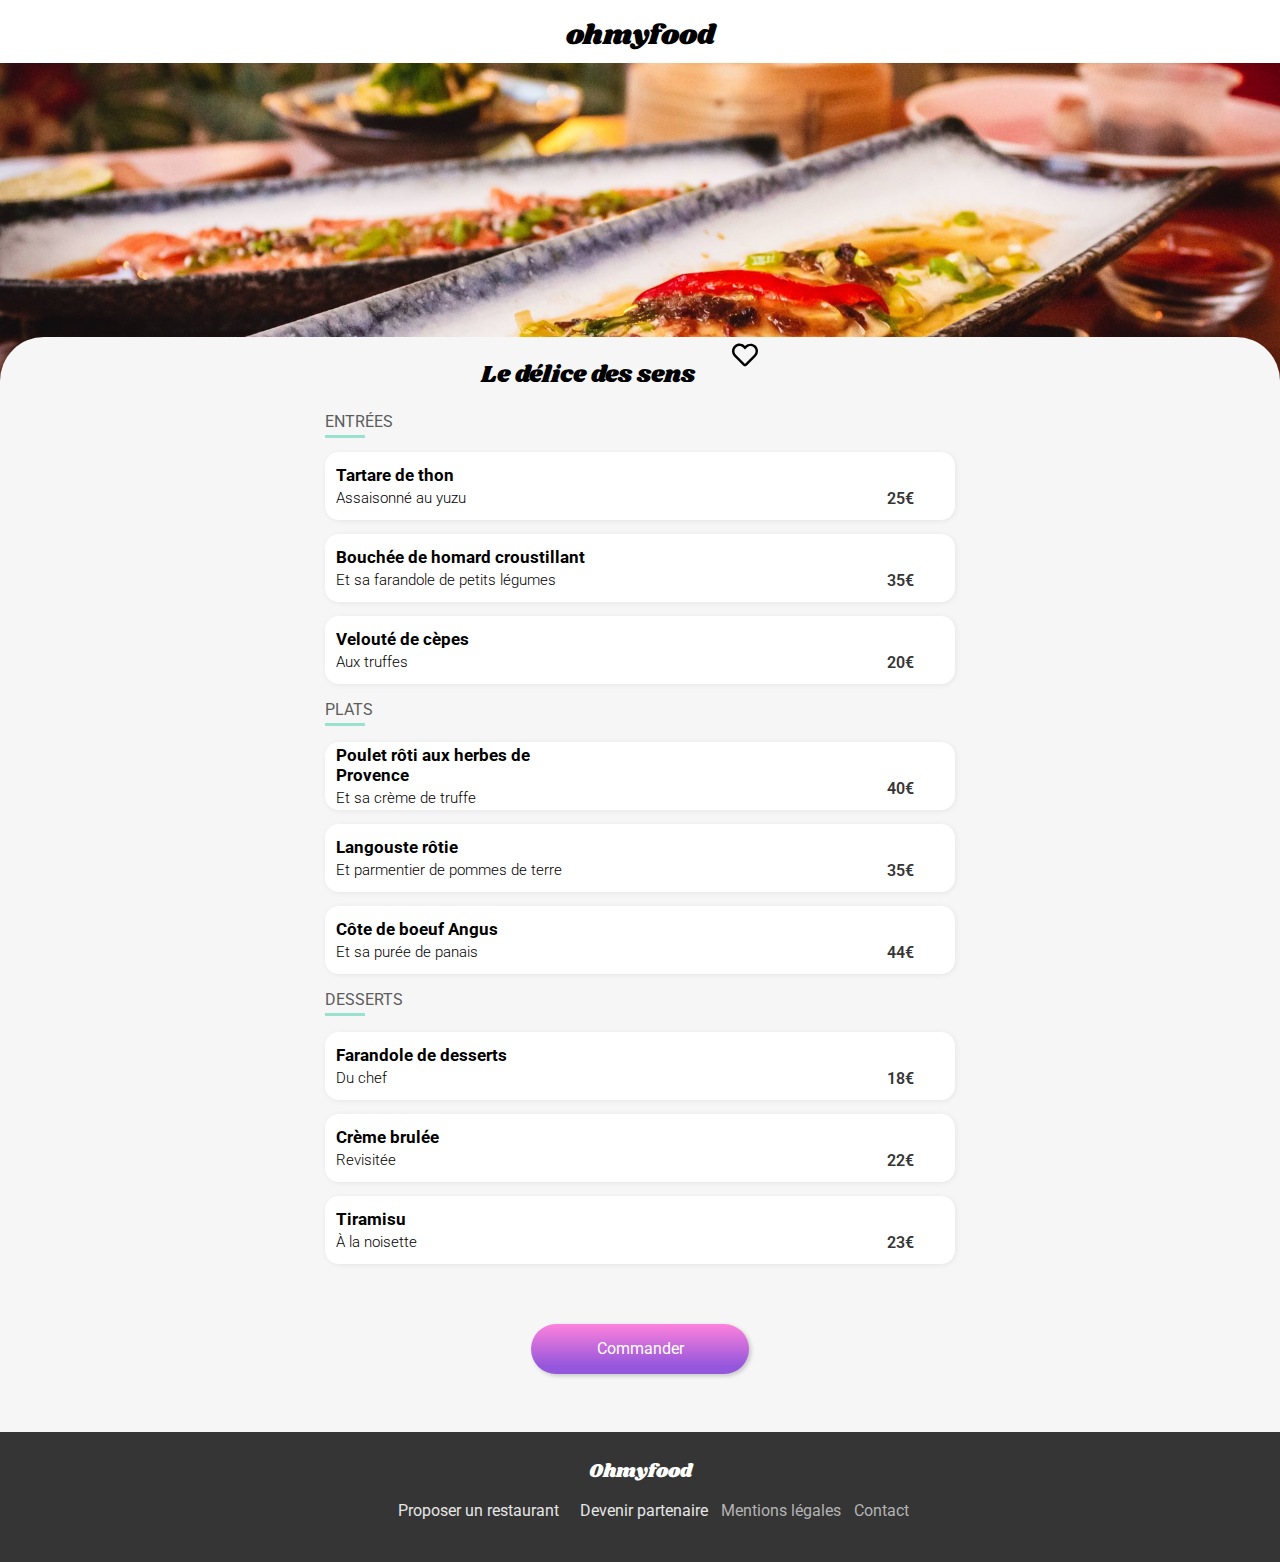
<file: pages/le-delice-des-sens.html>
<!DOCTYPE html>
<html lang="fr">
    <head>
        <meta charset="UTF-8">
        <meta http-equiv="X-UA-Compatible" content="IE=edge">
        <meta name="viewport" content="width=device-width, initial-scale=1.0">
        <!--CSS-->
        <link rel="stylesheet" href="../css/styles.css">
        <!--CDN Font Awesome-->
        <link rel="stylesheet" href="https://use.fontawesome.com/releases/v5.15.4/css/all.css" integrity="sha384-DyZ88mC6Up2uqS4h/KRgHuoeGwBcD4Ng9SiP4dIRy0EXTlnuz47vAwmeGwVChigm" crossorigin="anonymous">
        <!--CDN Google fonts-->
        <link rel="preconnect" href="https://fonts.googleapis.com">
        <link rel="preconnect" href="https://fonts.gstatic.com" crossorigin>
        <link href="https://fonts.googleapis.com/css2?family=Roboto:ital,wght@0,100;0,300;0,400;0,500;0,700;0,900;1,100;1,300;1,400;1,500;1,700;1,900&family=Shrikhand&display=swap" rel="stylesheet">
        <title>Menu:Ohmyfood Le délice des sens</title>
    </head>
    <body>
        <!--Header-->
        <header class="header">
            <div class="header__icon_back_to_home_page">
                <a class="header__link_back_to_home_page" href="../index.html">
                    <i class="fas fa-arrow-left"></i>
                </a>
            </div>
            <div class="header__logo">ohmyfood</div>
        </header>

        <!--Main-->
        <main>
            <!--menu image-->
           <div class="menu_image_setting menu_image--le_delice_des_sens"></div>
           <!--restaurant menu section -->
           <section class="restaurant_menu">
                <div class="restaurant_menu__title_container">
                    <h2 class="restaurant_menu__title">Le délice des sens</h2>
                    <div class="heart__icon restaurant_menu__heart_icon">
                        <span class="fa-stack">
                            <img src="../images/icon-svg/heart-normal.svg" alt="" class="normal_heart_icon">
                            <img src="../images/icon-svg/heart-gradient.svg" alt="" class="purple_heart_icon">
                        </span>
                    </div>
                </div>
                <!--restaurant menu container-->
                <div class="restaurant_menu__container">
                    <div class="restaurant_menu__card">
                        <div class="restaurant_menu__dishes">
                            <p class="restaurant_menu__entries restaurant_menu__entries--border">
                                ENTRÉES
                            </p>
                            <div class="restaurant_menu__dishes_description restaurant_menu__dishes_description--delay_1">
                                <div class="restaurant_menu__dishes_content">
                                    <h3 class="restaurant_menu__dish_title">Tartare de thon</h3>
                                    <p class="restaurant_menu__dish_text">
                                        Assaisonné au yuzu
                                    </p>
                                </div>
                                <p class="restaurant_menu__dish_price">25€</p>
                                <div class="restaurant_menu__dish_validation">
                                    <i class="fas fa-check-circle restaurant_menu__check_circle"></i>
                                </div>
                            </div>

                            <div class="restaurant_menu__dishes_description restaurant_menu__dishes_description--delay_2">
                                <div class="restaurant_menu__dishes_content">
                                    <h3 class="restaurant_menu__dish_title">Bouchée de homard croustillant </h3>
                                    <p class="restaurant_menu__dish_text">
                                        Et sa farandole de petits légumes
                                    </p>
                                </div>
                                <p class="restaurant_menu__dish_price">35€</p>
                                <div class="restaurant_menu__dish_validation">
                                    <i class="fas fa-check-circle restaurant_menu__check_circle"></i>
                                </div>
                            </div>

                            <div class="restaurant_menu__dishes_description restaurant_menu__dishes_description--delay_3">
                                <div class="restaurant_menu__dishes_content">
                                    <h3 class="restaurant_menu__dish_title">Velouté de cèpes</h3>
                                    <p class="restaurant_menu__dish_text">
                                        Aux truffes
                                    </p>
                                </div>
                                <p class="restaurant_menu__dish_price">20€</p>
                                <div class="restaurant_menu__dish_validation">
                                    <i class="fas fa-check-circle restaurant_menu__check_circle"></i>
                                </div>
                            </div>
                        </div>
                    </div>

                    <div class="restaurant_menu__card">
                        <div class="restaurant_menu__dishes">
                            <p class="restaurant_menu__dishes restaurant_menu__dishes--border">
                                PLATS
                            </p>
                            <div class="restaurant_menu__dishes_description restaurant_menu__dishes_description--delay_4">
                                <div class="restaurant_menu__dishes_content">
                                    <h3 class="restaurant_menu__dish_title">Poulet rôti aux herbes de<br> Provence</h3>
                                    <p class="restaurant_menu__dish_text">
                                        Et sa crème de truffe
                                    </p>
                                </div>
                                <p class="restaurant_menu__dish_price">40€</p>
                                <div class="restaurant_menu__dish_validation">
                                    <i class="fas fa-check-circle restaurant_menu__check_circle"></i>
                                </div>
                            </div>

                            <div class="restaurant_menu__dishes_description restaurant_menu__dishes_description--delay_5">
                                <div class="restaurant_menu__dishes_content">
                                    <h3 class="restaurant_menu__dish_title">Langouste rôtie</h3>
                                    <p class="restaurant_menu__dish_text">
                                        Et parmentier de pommes de terre
                                    </p>
                                </div>
                                <p class="restaurant_menu__dish_price">35€</p>
                                <div class="restaurant_menu__dish_validation">
                                    <i class="fas fa-check-circle restaurant_menu__check_circle"></i>
                                </div>
                            </div>

                            <div class="restaurant_menu__dishes_description restaurant_menu__dishes_description--delay_6">
                                <div class="restaurant_menu__dishes_content">
                                    <h3 class="restaurant_menu__dish_title">Côte de boeuf Angus</h3>
                                    <p class="restaurant_menu__dish_text">
                                        Et sa purée de panais
                                    </p>
                                </div>
                                <p class="restaurant_menu__dish_price">44€</p>
                                <div class="restaurant_menu__dish_validation">
                                    <i class="fas fa-check-circle restaurant_menu__check_circle"></i>
                                </div>
                            </div>
                        </div>
                    </div>

                    <div class="restaurant_menu__card">
                        <div class="restaurant_menu__dishes">
                            <p class="restaurant_menu__dessert restaurant_menu__dessert--border">
                                DESSERTS
                            </p>
                            <div class="restaurant_menu__dishes_description restaurant_menu__dishes_description--delay_7">
                                <div class="restaurant_menu__dishes_content">
                                    <h3 class="restaurant_menu__dish_title">Farandole de desserts</h3>
                                    <p class="restaurant_menu__dish_text">
                                        Du chef
                                    </p>
                                </div>
                                <p class="restaurant_menu__dish_price">18€</p>
                                <div class="restaurant_menu__dish_validation">
                                    <i class="fas fa-check-circle restaurant_menu__check_circle"></i>
                                </div>
                            </div>

                            <div class="restaurant_menu__dishes_description restaurant_menu__dishes_description--delay_8">
                                <div class="restaurant_menu__dishes_content">
                                    <h3 class="restaurant_menu__dish_title">Crème brulée</h3>
                                    <p class="restaurant_menu__dish_text">
                                        Revisitée
                                    </p>
                                </div>
                                <p class="restaurant_menu__dish_price">22€</p>
                                <div class="restaurant_menu__dish_validation">
                                    <i class="fas fa-check-circle restaurant_menu__check_circle"></i>
                                </div>
                            </div>

                            <div class="restaurant_menu__dishes_description restaurant_menu__dishes_description--delay_9">
                                <div class="restaurant_menu__dishes_content">
                                    <h3 class="restaurant_menu__dish_title">Tiramisu </h3>
                                    <p class="restaurant_menu__dish_text">
                                        À la noisette
                                    </p>
                                </div>
                                <p class="restaurant_menu__dish_price">23€</p>
                                <div class="restaurant_menu__dish_validation">
                                    <i class="fas fa-check-circle restaurant_menu__check_circle"></i>
                                </div>
                            </div>
                        </div>
                    </div>
                </div>
                <!--Command button-->
                <button class="button button__clearer restaurant_menu__command_bouton ">Commander</button>
           </section>
        </main>

        <!--Footer-->
        <footer class="footer">
            <h2 class="footer__title">Ohmyfood</h2>
            <nav class="footer__navigation_menu">
                <ul class="footer__list">
                    <li class="footer__item">
                        <i class="fas fa-utensils"></i>
                        <a class="footer__content footer__content--link_color_lightgrey" href="#">Proposer un restaurant</a>
                    </li>
                    <li class="footer__item">
                        <i class="fas fa-hands-helping"></i>
                        <a class="footer__content footer__content--link_color_lightgrey" href="#">Devenir partenaire</a>
                    </li>
                    <li class="footer__item">
                        <a class="footer__content footer__content--link_color_darkgrey" href="#">Mentions légales</a>
                    </li>
                    <li class="footer__item">
                        <a class="footer__content footer__content--link_color_darkgrey" href="mailto:contact@ohmyfood.com">Contact</a>
                    </li>
                </ul>
            </nav>
        </footer>
    </body>
</html>
</file>
<file: css/styles.css>
/* Declaration variables css*/

:root {

    /* Colors */

    --black: #000000;
    --dark-gray: #353535;
    --grey: #cecece;
    --grey-etain:#eaeaea;
    --green: #99E2D0;
    --lightgrey: #f6f6f6;
    --purple: #9356DC;
    --very-light-purple: #f5edff;
    --pink: #FF79DA;
    --white: #ffffff;
    
    /* Polices */

    --font-shrikhand: "Shrikhand", cursive;
    
    /* Alignment center */

    --inthecenter: center;
    
    /* Gradient */
    
    --color-gradient: linear-gradient(180deg, rgba(147,86,220,1) 30%, rgba(255,121,218,1) 81%);
}


/* Padding and border included in the width */

* {
    -webkit-box-sizing: border-box;
            box-sizing: border-box;
}

/* Body */

body {
    margin: 0;
    font-family: "Roboto", sans-serif;
    font-size: 16px;
    color: var(--color-black);
}

/* Links */

a {
    text-decoration: none;
    color: var(--black);
}

/* loading */

.loading {
    width: 100%;
    height: 100%;
    display: -webkit-box;
    display: -ms-flexbox;
    display: flex;
    -webkit-box-pack: center;
        -ms-flex-pack: center;
            justify-content: center;
    -webkit-box-align: center;
        -ms-flex-align: center;
            align-items: center;
    position: fixed;
    -webkit-animation: animated-background 4.1s linear forwards;
            animation: animated-background 4.1s linear forwards;
}

.loading__circle {
    width: 90px;
    height: 90px;
    border: 16px solid var(--lightgrey);
    border-top: 16px solid var(--purple);
    border-right: 16px solid var(--green);
    border-bottom: 16px solid var(--pink);
    border-radius: 50%;
    -webkit-animation: loading-circle 3s ease-in-out 3,
    loading-circle-hide 2.1s ease-in-out 2s forwards;
            animation: loading-circle 3s ease-in-out 3,
    loading-circle-hide 2.1s ease-in-out 2s forwards;
}

/* Animations */

@-webkit-keyframes loading-circle {
    0% {
       -webkit-transform: rotate(0deg);
               transform: rotate(0deg);
    }
    100% {
       -webkit-transform: rotate(360deg);
               transform: rotate(360deg);
    }
}

@keyframes loading-circle {
    0% {
       -webkit-transform: rotate(0deg);
               transform: rotate(0deg);
    }
    100% {
       -webkit-transform: rotate(360deg);
               transform: rotate(360deg);
    }
}

@-webkit-keyframes loading-circle-hide {
    0% {
        opacity: 1;
    }
    100% {
        opacity: 0;
    }
}

@keyframes loading-circle-hide {
    0% {
        opacity: 1;
    }
    100% {
        opacity: 0;
    }
}

@-webkit-keyframes animated-background {
    0% , 90% {
        background-color: #ffffffb5;
        z-index: 2;
    }
    100% {
        background-color: #ffffff00;
        z-index: -2;
    }
}

@keyframes animated-background {
    0% , 90% {
        background-color: #ffffffb5;
        z-index: 2;
    }
    100% {
        background-color: #ffffff00;
        z-index: -2;
    }
}

/* Header */

.header {
    display: -webkit-box;
    display: -ms-flexbox;
    display: flex;
    -webkit-box-pack: var(--inthecenter);
        -ms-flex-pack: var(--inthecenter);
            justify-content: var(--inthecenter);
    padding: 15px 106px;
    -webkit-box-shadow: 0px 3px 5px var(--grey);
            box-shadow: 0px 3px 5px var(--grey);
    height: 63px;
}

.header__logo {
    font-family: var(--font-shrikhand);
    font-size: 28px;
}

/* location section  */

.location {
    display: -webkit-box;
    display: -ms-flexbox;
    display: flex;
    -webkit-box-pack: var(--inthecenter);
        -ms-flex-pack: var(--inthecenter);
            justify-content: var(--inthecenter);
    -webkit-box-align: var(--inthecenter);
        -ms-flex-align: var(--inthecenter);
            align-items: var(--inthecenter);
    background-color: var(--grey-etain);
    margin-top: 4px;
}

.location__icon {
    position: relative;
    top: -1px;
    right: 18px;
}

.location__text {
    position: relative;
    left: -2px;
    font-weight: 500;
    color: var(--dark-gray);
}

/* Reservation section */

.reservation {
    display: -webkit-box;
    display: -ms-flexbox;
    display: flex;
    -webkit-box-orient: vertical;
    -webkit-box-direction: normal;
        -ms-flex-direction: column;
            flex-direction: column;
    -webkit-box-align: var(--inthecenter);
        -ms-flex-align: var(--inthecenter);
            align-items: var(--inthecenter);
    background-color: var(--lightgrey);
    padding: 44px;
}

.reservation__title {
    text-align: var(--inthecenter);
    margin: 0px;
}

.reservation__description {
    text-align: var(--inthecenter);
    color: var(--dark-gray);
    margin-bottom: 25px;
}

.button {
    width: 100%;
    max-width: 218px;
    height: 50px;
    background-image: -webkit-gradient(linear,left top, left bottom,from(var(--pink)),color-stop(52%),to(var(--purple)));
    background-image: -o-linear-gradient(top,var(--pink),52%,var(--purple));
    background-image: linear-gradient(0deg, rgba(147,86,220,1) 15%, rgba(255,121,218,0.925754060324826) 100%);
    color: var(--white);
    font-size: inherit;
    font-family: inherit;
    border-style: initial;
    border-radius: 25px;
    -webkit-box-shadow: 2px 2px 4px #c6c6c6;
            box-shadow: 2px 2px 4px #c6c6c6;
    cursor: pointer;
    -webkit-transition: all 0.4s ease-in-out;
    -o-transition: all 0.4s ease-in-out;
    transition: all 0.4s ease-in-out;
}

.button__clearer:hover {
    -webkit-box-shadow: 0px 3px 5px var(--dark-gray);
            box-shadow: 0px 3px 5px var(--dark-gray);
    opacity: 0.9;
}

/* Presentation section */

.presentation {
    display: -webkit-box;
    display: -ms-flexbox;
    display: flex;
    -webkit-box-orient: vertical;
    -webkit-box-direction: normal;
        -ms-flex-direction: column;
            flex-direction: column;
    -webkit-box-align: var(--inthecenter);
        -ms-flex-align: var(--inthecenter);
            align-items: var(--inthecenter);
    padding: 20px;
}

.presentation__title {
    width: 100%;
    max-width: 349px;
}

.presentation__container {
    display: -webkit-box;
    display: -ms-flexbox;
    display: flex;
    -webkit-box-orient: vertical;
    -webkit-box-direction: normal;
        -ms-flex-direction: column;
            flex-direction: column;
    -webkit-box-align: var(--inthecenter);
        -ms-flex-align: var(--inthecenter);
            align-items: var(--inthecenter);
    width: 100%;
}

.presentation__description__container {
    background-color: var(--lightgrey);
    border: 1px solid  var(--lightgrey);
    border-radius: 21px;
    -webkit-box-shadow:  2px 2px 10px #e6e6e6;
            box-shadow:  2px 2px 10px #e6e6e6;
    width: 100%;
    height: 74px;
    max-width: 322px;
    display: -webkit-box;
    display: -ms-flexbox;
    display: flex;
    -webkit-box-pack: var(--inthecenter);
        -ms-flex-pack: var(--inthecenter);
            justify-content: var(--inthecenter);
    position: relative;
    margin-bottom: 26px;
}

.presentation__description__container:hover .presentation__icon {
    color: var(--purple);
}

.presentation__content {
    width: 100%;
    display: -webkit-box;
    display: -ms-flexbox;
    display: flex;
    -webkit-box-pack: space-evenly;
        -ms-flex-pack: space-evenly;
            justify-content: space-evenly;
    -webkit-box-align: center;
        -ms-flex-align: center;
            align-items: center;
}

.presentation__content:hover {
    background-color: var(--very-light-purple);
    border-radius: inherit;
    border-color: #f5edff;
    -webkit-box-shadow:  2px 2px 2px var(--very-light-purple);
            box-shadow:  2px 2px 2px var(--very-light-purple);
    transition: all 0.2s;
}

.presentation__numerotation {
    position: absolute;
    top: 25px;
    left: -14px;
    display: -webkit-box;
    display: -ms-flexbox;
    display: flex;
    -webkit-box-pack: var(--inthecenter);
        -ms-flex-pack: var(--inthecenter);
            justify-content: var(--inthecenter);
    -webkit-box-align: var(--inthecenter);
        -ms-flex-align: var(--inthecenter);
            align-items: var(--inthecenter);
    background-color: var(--purple);
    color: var(--white);
    font-size: 15px;
    width: 24px;
    height: 24px;
    border-radius: 12px;
}

/*  presentation section icon */

.presentation__icon {
    font-size: 18px;
    color: #7e7e7e;
}

.fa-mobile-alt {
    font-size: 20px;
}

.presentation__text {
    font-weight: 600;
}

/*  Presentation text margin */

.presentation__text--first_margin_on_the_right {
    margin-right: 19px
}

.presentation__text--second_margin_on_the_right {
    margin-right: 15px
}


/* Restaurant card section */

.restaurant {
    display: -webkit-box;
    display: -ms-flexbox;
    display: flex;
    -webkit-box-orient: vertical;
    -webkit-box-direction: normal;
        -ms-flex-direction: column;
            flex-direction: column;
    -webkit-box-align: var(--inthecenter);
        -ms-flex-align: var(--inthecenter);
            align-items: var(--inthecenter);
    background-color: var(--lightgrey);
    padding: 59px 12px;
}

.restaurant__title {
    margin-top: 0px;
    width: 100%;
    max-width: 340px;
}

.restaurant__card_container {
    width: 100%;
    display: -webkit-box;
    display: -ms-flexbox;
    display: flex;
    -webkit-box-orient: vertical;
    -webkit-box-direction: normal;
        -ms-flex-direction: column;
            flex-direction: column;
    -webkit-box-align: var(--inthecenter);
        -ms-flex-align: var(--inthecenter);
            align-items: var(--inthecenter);
}

.restaurant__card_setting {
    height: 251px;
    width: 100%;
    max-width: 335px;
    margin-bottom: 18px;
}


.restaurant__card_image_setting {
    width: 100%;
    height: 174px;
    max-width: 335px;
    border-radius: 17px 17px 0px 0px;
}

/* cards images */

.restaurant__card_image--la_palette {
    background: url("../images/la-palette-du-gout.jpg") no-repeat bottom right / cover;
}

.restaurant__card_image--la_note_enchantee {
    background: url("../images/la-note-enchantee.jpg") no-repeat center / cover;
}

.restaurant__card_image--a_la_francaise {
    background: url("../images/a-la-fraicaise.jpg") no-repeat center bottom / cover;
}

.restaurant__card_image--le_delice_des_sens {
    background: url("../images/delice-des-sens.jpg") no-repeat center bottom / cover;
}

/* Pop-up new */

.restaurant__card_pop_up_new {
    display: -webkit-box;
    display: -ms-flexbox;
    display: flex;
    -webkit-box-pack: end;
        -ms-flex-pack: end;
            justify-content: flex-end;
    -webkit-box-align: var(--inthecenter);
        -ms-flex-align: var(--inthecenter);
            align-items: var(--inthecenter);
}

/* Pop up content */

.restaurant__card_pop_up_content {
    background-color: #99e2d0;
    color: #008766;
    font-weight: 500;
    width: 79px;
    height: 29px;
    border-radius: 2px;
    display: -webkit-box;
    display: -ms-flexbox;
    display: flex;
    -webkit-box-pack: var(--inthecenter);
        -ms-flex-pack: var(--inthecenter);
            justify-content: var(--inthecenter);
    -webkit-box-align: var(--inthecenter);
        -ms-flex-align: var(--inthecenter);
            align-items: var(--inthecenter);
    margin-top: 18px;
    margin-right: 18px;
}

.restaurant__card_content {
    display: -webkit-box;
    display: -ms-flexbox;
    display: flex;
    -webkit-box-pack: justify;
        -ms-flex-pack: justify;
            justify-content: space-between;
    -webkit-box-align: var(--inthecenter);
        -ms-flex-align: var(--inthecenter);
            align-items: var(--inthecenter);
    padding: 14px 20px;
    background-color: var(--white);
    border-radius: 0px 0px 18px 18px;
    -webkit-box-shadow: 2px 2px 5px #e6e6e6;
            box-shadow: 2px 2px 5px #e6e6e6;
    height: 77px;
}

.restaurant__card_description_title {
    margin-top: 20px;
    margin-bottom: 0px;
}

.restaurant__card_description_text {
    font-weight: 300;
    font-size: 18px;
    margin-top: 6px;
}

/* Heart icon */

.heart__icon {
    width: 100%;
    max-width: 28px;
    font-size: 13px;
    cursor: pointer;
    transition:  opacity 0.3s 0.1s;
}

/* Stacking Icons */

.fa-stack {
    width: inherit !important;
}

.fa-stack:hover .normal_heart_icon {
    opacity: 0;
}  

.purple_heart_icon {
    -webkit-transition:  opacity 0.4s 0.1s;
    -o-transition:  opacity 0.4s 0.1s;
    transition:  opacity 0.4s 0.1s ;
    transform: translateY(-35px);
    opacity: 0;
}

 .purple_heart_icon:hover {
    opacity: 1;
} 

/* Footer */

.footer {
    background-color: var(--dark-gray);
    padding: 26px 25px;
    color: var(--white);
}

.footer__title {
    margin-top: 0;
    font-family: "Shrikhand", cursive;
    font-weight: 500;
    font-size: 19px;
}

.footer__list {
    padding: 0;
    list-style: none;
    display: -webkit-box;
    display: -ms-flexbox;
    display: flex;
    -webkit-box-orient: vertical;
    -webkit-box-direction: normal;
        -ms-flex-direction: column;
            flex-direction: column;
    -webkit-box-align: start;
        -ms-flex-align: start;
            align-items: flex-start;
}

/* footer icon */

.fa-utensils {
    font-size: 14px;
    margin-right: 13px;
}

.fa-hands-helping {
    font-size: 14px;
    margin-right: 8px;
}

.footer__item {
    margin-bottom: 13px;
}

.footer__content {
    text-decoration: none;
}

/* underline on mouse over */

.footer__content:hover {
    text-decoration: underline;
}

.footer__content--link_color_lightgrey {
    color: #e6e6e6;
}

.footer__content--link_color_darkgrey {
    color: #b3b3b3;
}

/* restaurant menu page */

.header__icon_back_to_home_page {
    display: -webkit-box;
    display: -ms-flexbox;
    display: flex;
    -webkit-box-align: var(--inthecenter);
        -ms-flex-align: var(--inthecenter);
            align-items: var(--inthecenter);
    position: relative;
    top: 3px;
    right: 75px;
    font-size: 20px;
    color: var(--dark-gray);
    opacity: 0.8;
}

/* menu image setting */

.menu_image_setting {
    width: 100%;
    height: 257px;
}

/* menu image */

.menu_image--la_palette {
    background: url("../images/la-palette-du-gout.jpg")  no-repeat center / cover;
}


.menu_image--la_note_enchantee {
    background: url("../images/la-note-enchantee.jpg")  no-repeat center / cover;
}

.menu_image--a_la_francaise {
    background: url("../images/a-la-fraicaise.jpg")  no-repeat center / cover;
}

.menu_image--le_delice_des_sens {
    background: url("../images/delice-des-sens.jpg")  no-repeat center / cover;
}

/* restaurant menu section */

.restaurant_menu {
    display: -webkit-box;
    display: -ms-flexbox;
    display: flex;
    -webkit-box-orient: vertical;
    -webkit-box-direction: normal;
        -ms-flex-direction: column;
            flex-direction: column;
    -webkit-box-align: var(--inthecenter);
        -ms-flex-align: var(--inthecenter);
            align-items: var(--inthecenter);
    background-color: var(--lightgrey);
    margin-top: -51px;
    border-radius: 44px 44px 0px 0px;
    padding: 0px 14px;
}

.restaurant_menu__title_container {
    display: -webkit-box;
    display: -ms-flexbox;
    display: flex;
    -webkit-box-align: center;
        -ms-flex-align: center;
            align-items: center;
    font-family: "Shrikhand", cursive;
    width: 100%;
    max-width: 318px;
}

.restaurant_menu__title {
    font-weight: 500;
}

.restaurant_menu__a_la_francaise_title {
 -webkit-box-pack: justify;
     -ms-flex-pack: justify;
         justify-content: space-between;
}

/* menu container */

.restaurant_menu__container {
    width: 100%;
    max-width: 575px;
}

/* heart icon */

.restaurant_menu__heart_icon {
    margin-left: 37px;
}

.restaurant_menu__heart_icon--aligned_at_the_end {
    margin-left: 84px;
}

/* menu dishes */

 /* desserts,dishes,entries,title color */

.restaurant_menu__entries, 
.restaurant_menu__dishes,
.restaurant_menu__dessert {
    color: #5c5c5c;
}

.restaurant_menu__entries {
    margin: 0px;
}

 /* desserts,dishes,entries title border */

.restaurant_menu__entries--border::after,
.restaurant_menu__dishes--border::after, 
.restaurant_menu__dessert--border::after { 
    content: "";
    display: block;
    width: 40px;
    height: 3px;
    background-color: var(--green);
    margin-top: 4px;
} 

.restaurant_menu__dishes_description {
    display: -webkit-box;
    display: -ms-flexbox;
    display: flex;
    -webkit-box-pack: justify;
        -ms-flex-pack: justify;
            justify-content: space-between;
    background-color: var(--white);
    -webkit-box-shadow: 1px 1px 5px #e6e6e6;
            box-shadow: 1px 1px 5px #e6e6e6;
    border-radius: 14px;
    margin: 14px 0px;
    height: 68px;
    width: 100%;
    /* max-width: 349px; */
    overflow: hidden;
    cursor: pointer;
}

/* menu restaurant slightly delayed */

.restaurant_menu__dishes_description--delay_1 {
    -webkit-animation: menu-slightly-delayed .3s ease-out both;
            animation: menu-slightly-delayed .3s ease-out both;
}

.restaurant_menu__dishes_description--delay_2 {
    -webkit-animation: menu-slightly-delayed .6s ease-out both;
            animation: menu-slightly-delayed .6s ease-out both;
}


.restaurant_menu__dishes_description--delay_3 {
    -webkit-animation: menu-slightly-delayed .9s ease-out both;
            animation: menu-slightly-delayed .9s ease-out both;
}
.restaurant_menu__dishes_description--delay_4 {
    -webkit-animation: menu-slightly-delayed 1.2s ease-out both;
            animation: menu-slightly-delayed 1.2s ease-out both;
}

.restaurant_menu__dishes_description--delay_5 {
    -webkit-animation: menu-slightly-delayed 1.5s ease-out both;
            animation: menu-slightly-delayed 1.5s ease-out both;
}

.restaurant_menu__dishes_description--delay_6 {
    -webkit-animation: menu-slightly-delayed  2.1s ease-out both;
            animation: menu-slightly-delayed  2.1s ease-out both;
}

.restaurant_menu__dishes_description--delay_7 {
    -webkit-animation: menu-slightly-delayed 2.4s ease-out both;
            animation: menu-slightly-delayed 2.4s ease-out both;
}

.restaurant_menu__dishes_description--delay_8 {
    -webkit-animation: menu-slightly-delayed 2.7s ease-out both;
            animation: menu-slightly-delayed 2.7s ease-out both;
}

.restaurant_menu__dishes_description--delay_9 {
    -webkit-animation: menu-slightly-delayed 3s ease-out both;
            animation: menu-slightly-delayed 3s ease-out both;
}

.restaurant_menu__dishes_description--delay_10 {
    -webkit-animation: menu-slightly-delayed 3.3s ease-out both;
            animation: menu-slightly-delayed 3.3s ease-out both;
}

@-webkit-keyframes menu-slightly-delayed {
    0% , 50%  {
        opacity: 0;
    }

    100% {
        opacity: 1;
    }
}

@keyframes menu-slightly-delayed {
    0% , 50%  {
        opacity: 0;
    }

    100% {
        opacity: 1;
    }
}

/* dishes content */

.restaurant_menu__dishes_content {
    overflow: hidden;  
    display: -webkit-box;  
    display: -ms-flexbox;  
    display: flex;
    -webkit-box-orient: vertical;
    -webkit-box-direction: normal;
        -ms-flex-direction: column;
            flex-direction: column;
    -webkit-box-pack: center;
        -ms-flex-pack: center;
            justify-content: center;
    width: 100%;
    padding-left: 11px;
}

/* title Suspension point  */

.restaurant_menu__dish_title {
    overflow: hidden;
    -o-text-overflow: ellipsis;
       text-overflow: ellipsis;
    white-space: nowrap;
    color: var(--black);
    font-size: 17px;
    margin: 0px;
}

/* text Suspension point */

.restaurant_menu__dish_text {
    overflow: hidden;
    -o-text-overflow: ellipsis;
       text-overflow: ellipsis;
    white-space: nowrap;
    color: var(--black);
    font-size: 15px;
    font-weight:300;
    margin-top: 4px;
    margin-bottom: 0px
}

/* dish price */

.restaurant_menu__dish_price {
    display: -webkit-box;
    display: -ms-flexbox;
    display: flex;
    -webkit-box-align: end;
        -ms-flex-align: end;
            align-items: flex-end;
    color: var(--dark-gray);
    font-weight: 600;
    position: relative;
    left: 18px;
    margin-top: 0px;
    margin-bottom: 12px;
}

/* dish validation button */

.restaurant_menu__dish_validation {
    background-color: var(--green);
    width: 59px;
    -webkit-box-flex: 0;
        -ms-flex: none;
            flex: none;
    border-radius: 0px 14px 14px 0px;
    display: -webkit-box;
    display: -ms-flexbox;
    display: flex;
    -webkit-box-pack: var(--inthecenter);
        -ms-flex-pack: var(--inthecenter);
            justify-content: var(--inthecenter);
    -webkit-box-align: var(--inthecenter);
        -ms-flex-align: var(--inthecenter);
            align-items: var(--inthecenter);
    -webkit-transform: translateX(59px);
        -ms-transform: translateX(59px);
            transform: translateX(59px);
    -webkit-transition: margin-left 0.6s, -webkit-transform 0.6s;
    transition: margin-left 0.6s, -webkit-transform 0.6s;
    -o-transition: transform 0.6s, margin-left 0.6s;
    transition: transform 0.6s, margin-left 0.6s;
    transition: transform 0.6s, margin-left 0.6s, -webkit-transform 0.6s;
}

/* dishes validation sliding  button */

.restaurant_menu__dishes_description:hover 
.restaurant_menu__dish_validation  {
    -webkit-transform: translateX(0px);
        -ms-transform: translateX(0px);
            transform: translateX(0px);
    margin-left: 23px;
}

.restaurant_menu__dishes_description:hover 
.restaurant_menu__check_circle {
    -webkit-transform: rotate(1turn);
        -ms-transform: rotate(1turn);
            transform: rotate(1turn);
}

 /* confirmation icon */

.restaurant_menu__check_circle {
  color: var(--white);
  font-size: 20px;
  -webkit-transition: -webkit-transform 0.8s;
  transition: -webkit-transform 0.8s;
  -o-transition: transform 0.8s;
  transition: transform 0.8s;
  transition: transform 0.8s, -webkit-transform 0.8s;
}

/* command bouton */

.restaurant_menu__command_bouton {
    margin-top: 46px;
    margin-bottom: 58px;
}

/* responsive tablets(768px and up) */

@media only screen and (min-width: 768px) {
    
    /* presentation section */
    
    .presentation__title {
        width: initial;
        max-width: initial;
    }

    .presentation__description__container {
        max-width: 379px;
    }

    /* restaurant card section */

    .restaurant__title {
        width: initial;
        max-width: initial;
        margin-bottom: 39px;
    }

    .restaurant__card_container {
        -webkit-box-orient: horizontal;
        -webkit-box-direction: normal;
            -ms-flex-direction: row;
                flex-direction: row;
        -webkit-box-pack: center;
            -ms-flex-pack: center;
                justify-content: center;
        -ms-flex-wrap: wrap;
            flex-wrap: wrap;
        padding-top: 10px
    }

    .restaurant__card_setting {
        margin-left: 23px
    }

    /* Footer */

    .footer__title {
        text-align: center;
    }

    .footer__list {
        -webkit-box-align: center;
            -ms-flex-align: center;
                align-items: center;
    }

    /*  menu page */
 
    .restaurant_menu__container {
        max-width: 630px;
    }

    .restaurant_menu__dishes_description {
        max-width: initial;
    }
}

/* responsive desktop and laptop */

@media only screen and (min-width:992px) {

    /* presentation section */

    .presentation {
        margin-top: 25px;
    }

    .presentation__container {
     -webkit-box-orient: horizontal;
     -webkit-box-direction: normal;
         -ms-flex-direction: row;
             flex-direction: row;   
     -webkit-box-pack: space-evenly;   
         -ms-flex-pack: space-evenly;   
             justify-content: space-evenly;     
     margin-top: 30px;
    }

    .presentation__description__container:nth-child(1) {
        margin-right: 50px;
    }

    .presentation__description__container:nth-child(2) {
        margin-right: 30px;
    }

    /* restaurant card section */

    .restaurant {
        margin-top: 55px ;
    }

    /*  menu image  */

    .menu_image_setting {
        height: 325px;
     }

    /* footer */

    .footer__list {
        -webkit-box-orient: horizontal;
        -webkit-box-direction: normal;
            -ms-flex-direction: row;
                flex-direction: row;
        -webkit-box-pack: center;
            -ms-flex-pack: center;
                justify-content: center;
    }

    .footer__item {
        margin-left: 13px;
        margin-bottom: initial;
    }
}
</file>
